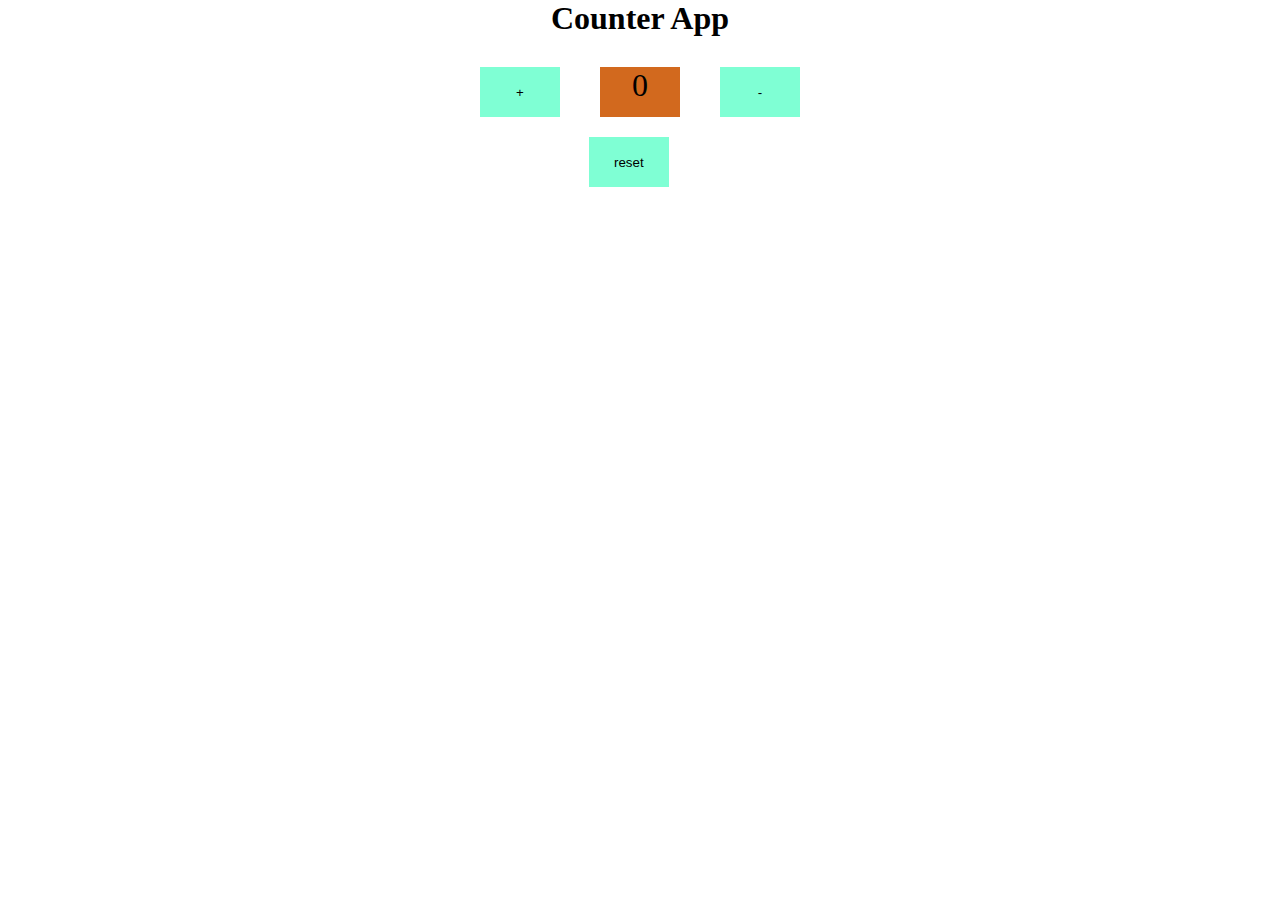
<file: counter variable/index.html>
<!DOCTYPE html>
<html lang="en">
<head>
    <meta charset="UTF-8">
    <meta name="viewport" content="width=device-width, initial-scale=1.0">
    <title>Document</title>
    <link rel="stylesheet" href="style.css">

</head>
<body>
  <div class="container">
    <h1>Counter App</h1>
    <div class="counterApp">
        <button onclick="increase()">+</button>
        <div id="counter-value">0</div>
        <button onclick="decrease()">-</button>
    </div>
    <button class="reee" onclick="Clear()">reset</button>
  </div>
    <script src="script.js"></script>
    
</body>
</html>
</file>
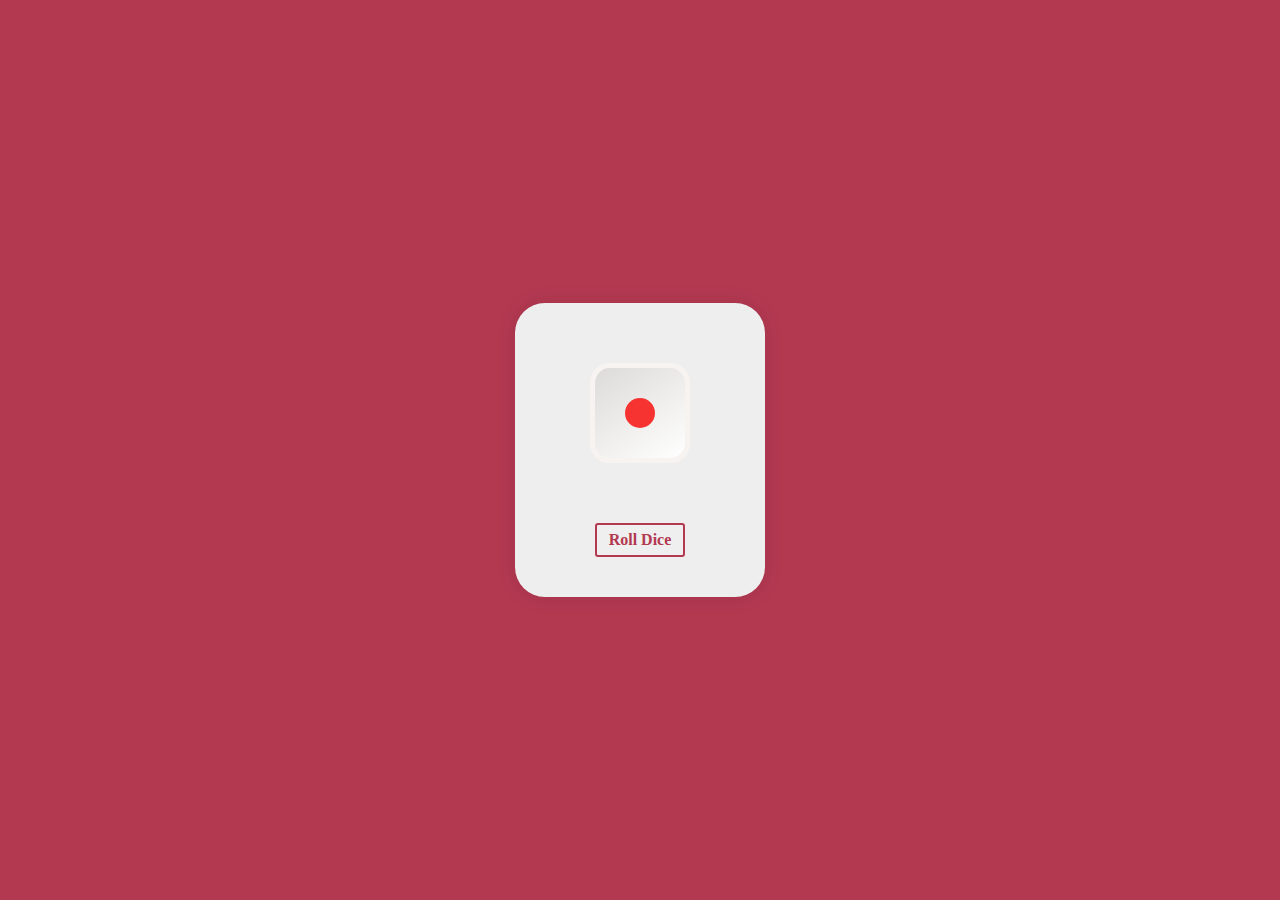
<file: dice random/index.html>
<!DOCTYPE html>
<html lang="en">
<head>
    <meta charset="UTF-8">
    <meta name="viewport" content="width=device-width, initial-scale=1.0">
    <title>Document</title>
    <link rel="stylesheet" href="style.css">
</head>
<body>

        <div class="container">
        
            <div class="dice">
                <div class="face front"></div>
                <div class="face back"></div>
                <div class="face top"></div>
                <div class="face bottom"></div>
                <div class="face right"></div>
                <div class="face left"></div>
            </div>
            <h1 ></h1>
    
            <button class="roll" onclick="Generate()">
                Roll Dice
            </button>
    
        </div>
        <script src="script.js"></script>
    

  
    
    
</body>
</html>
</file>
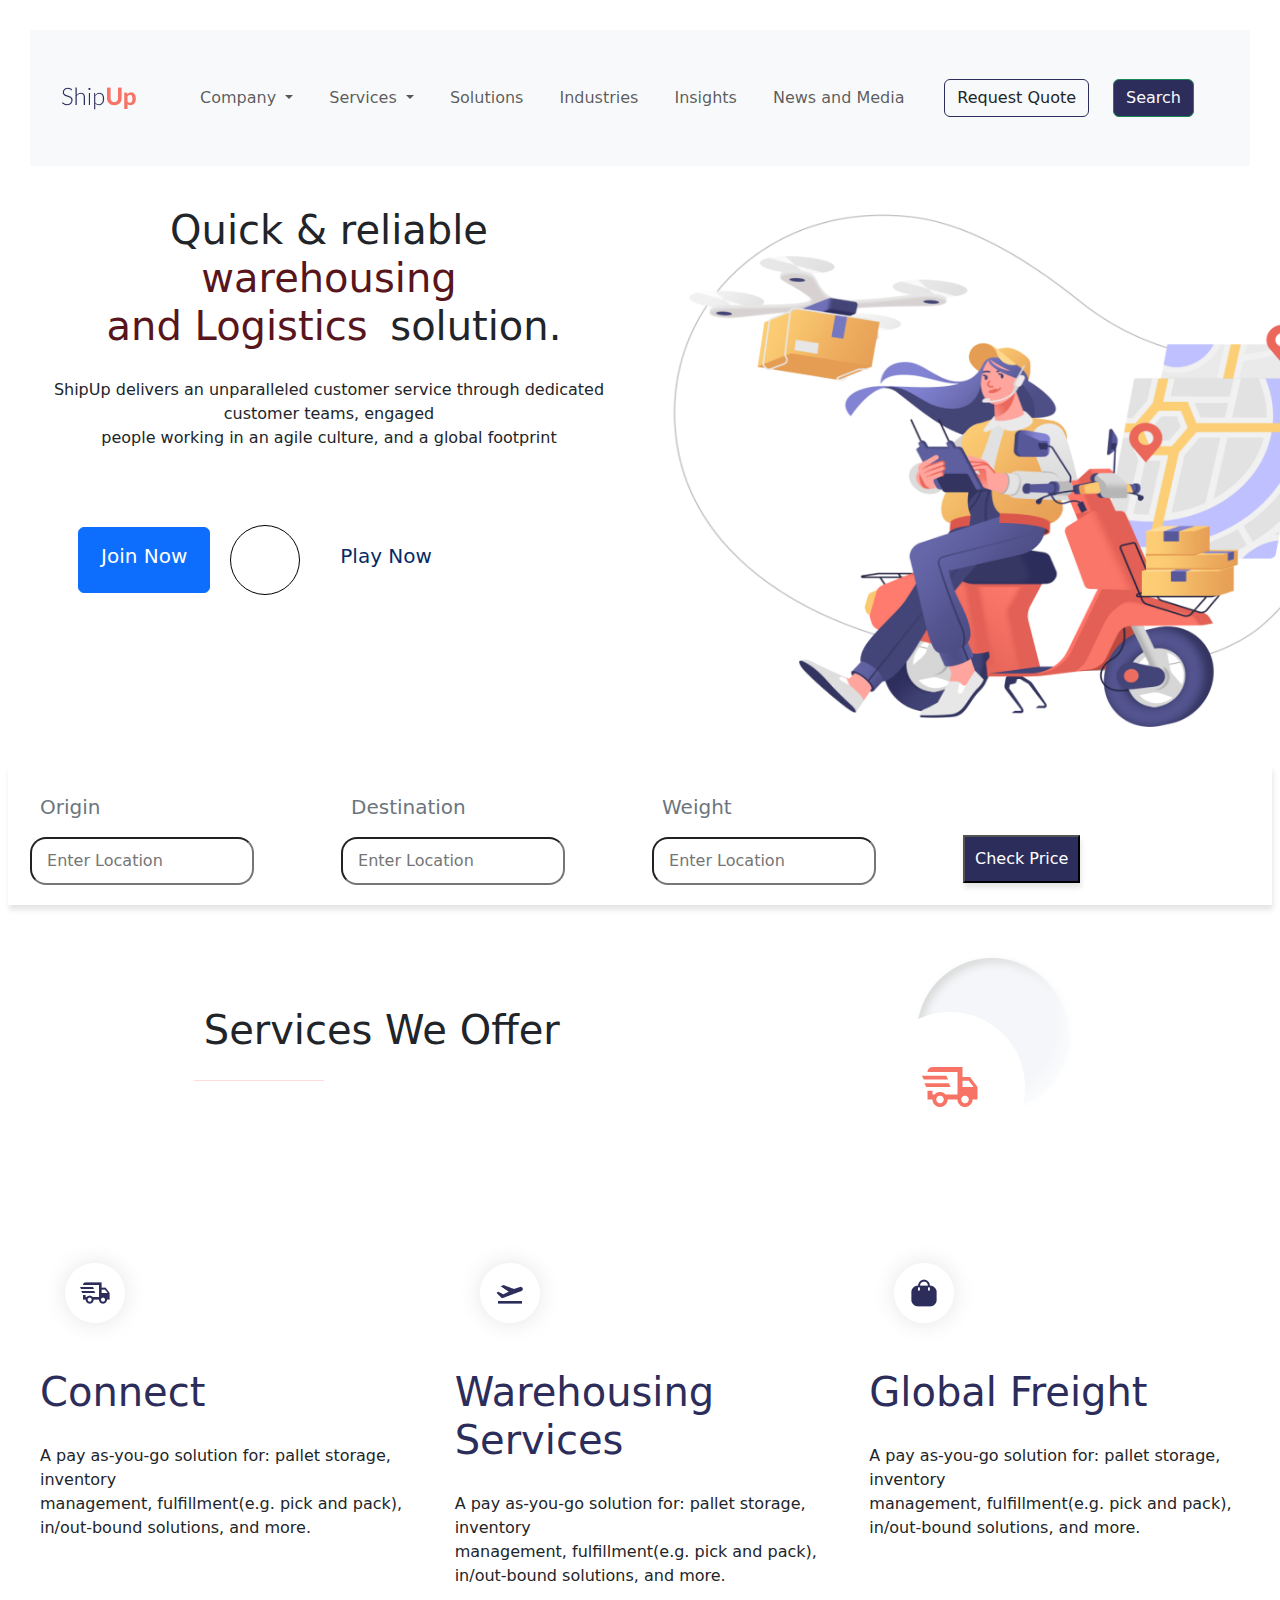
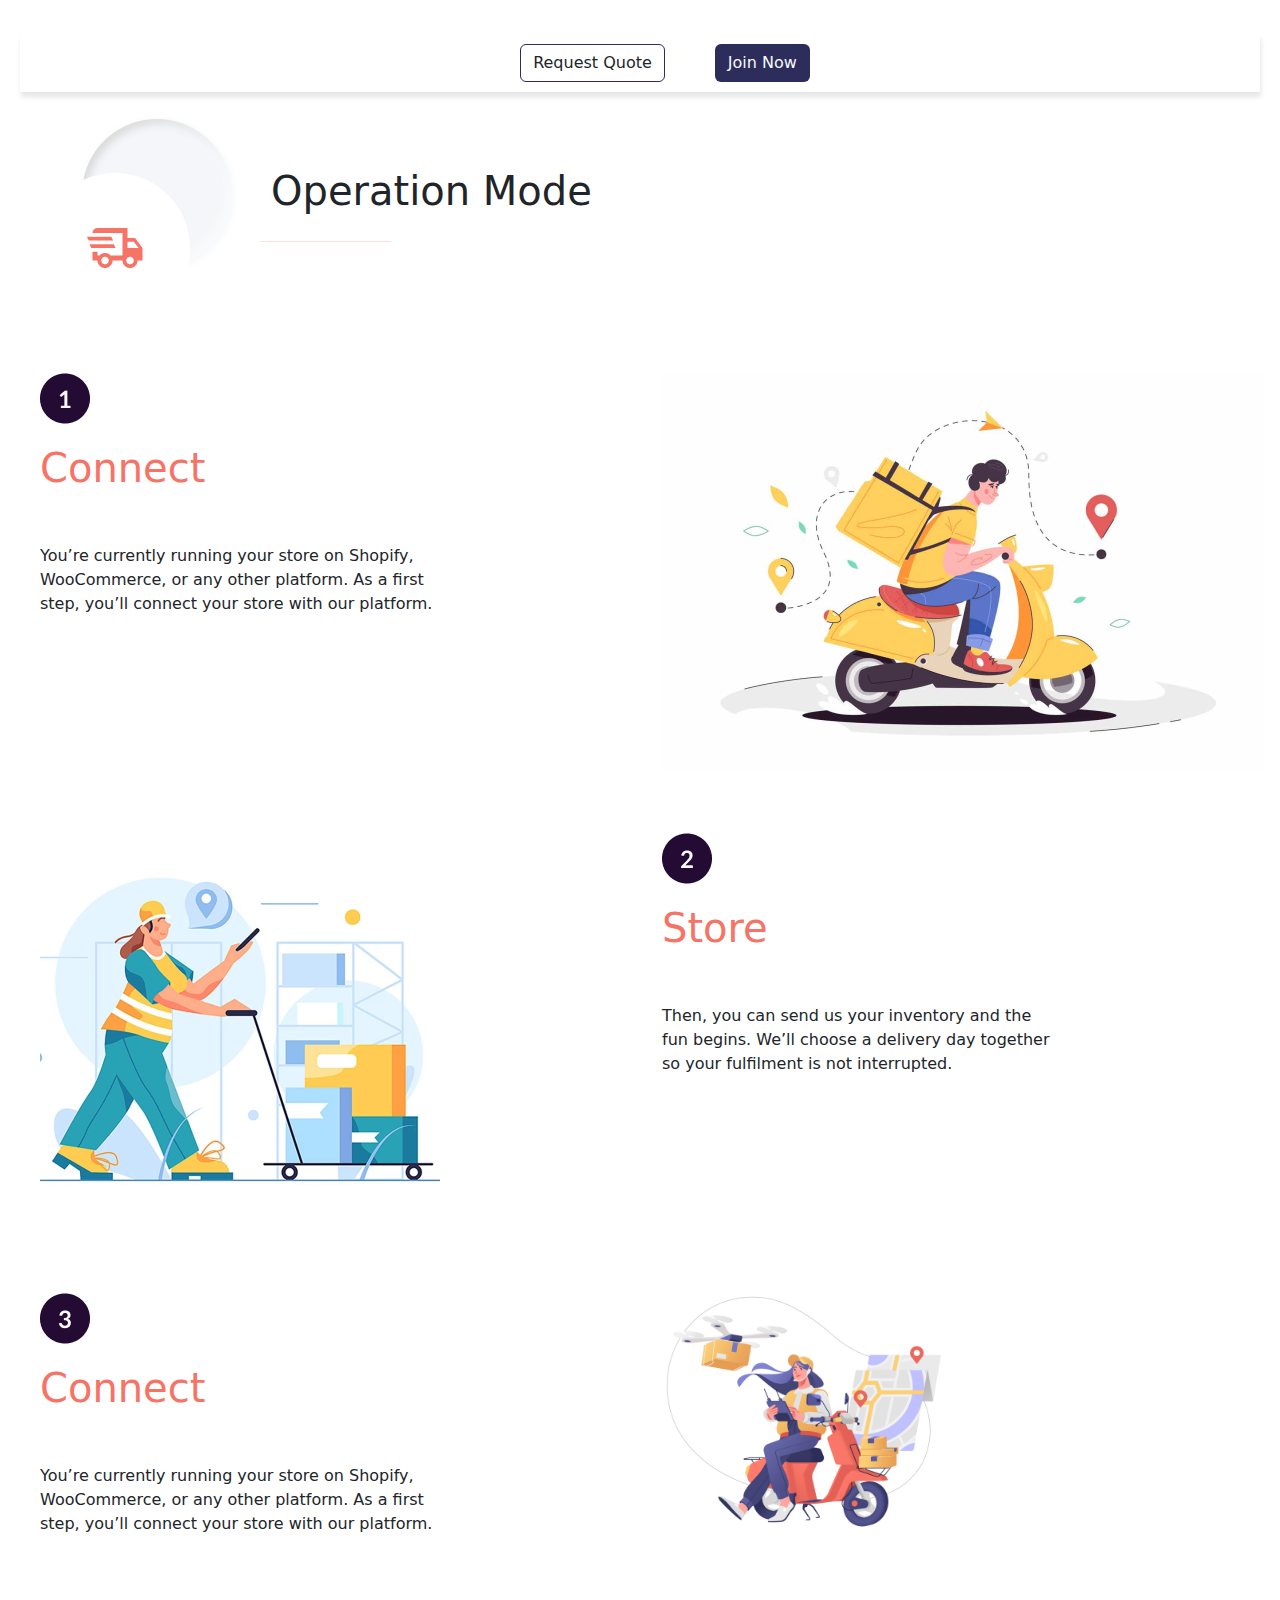
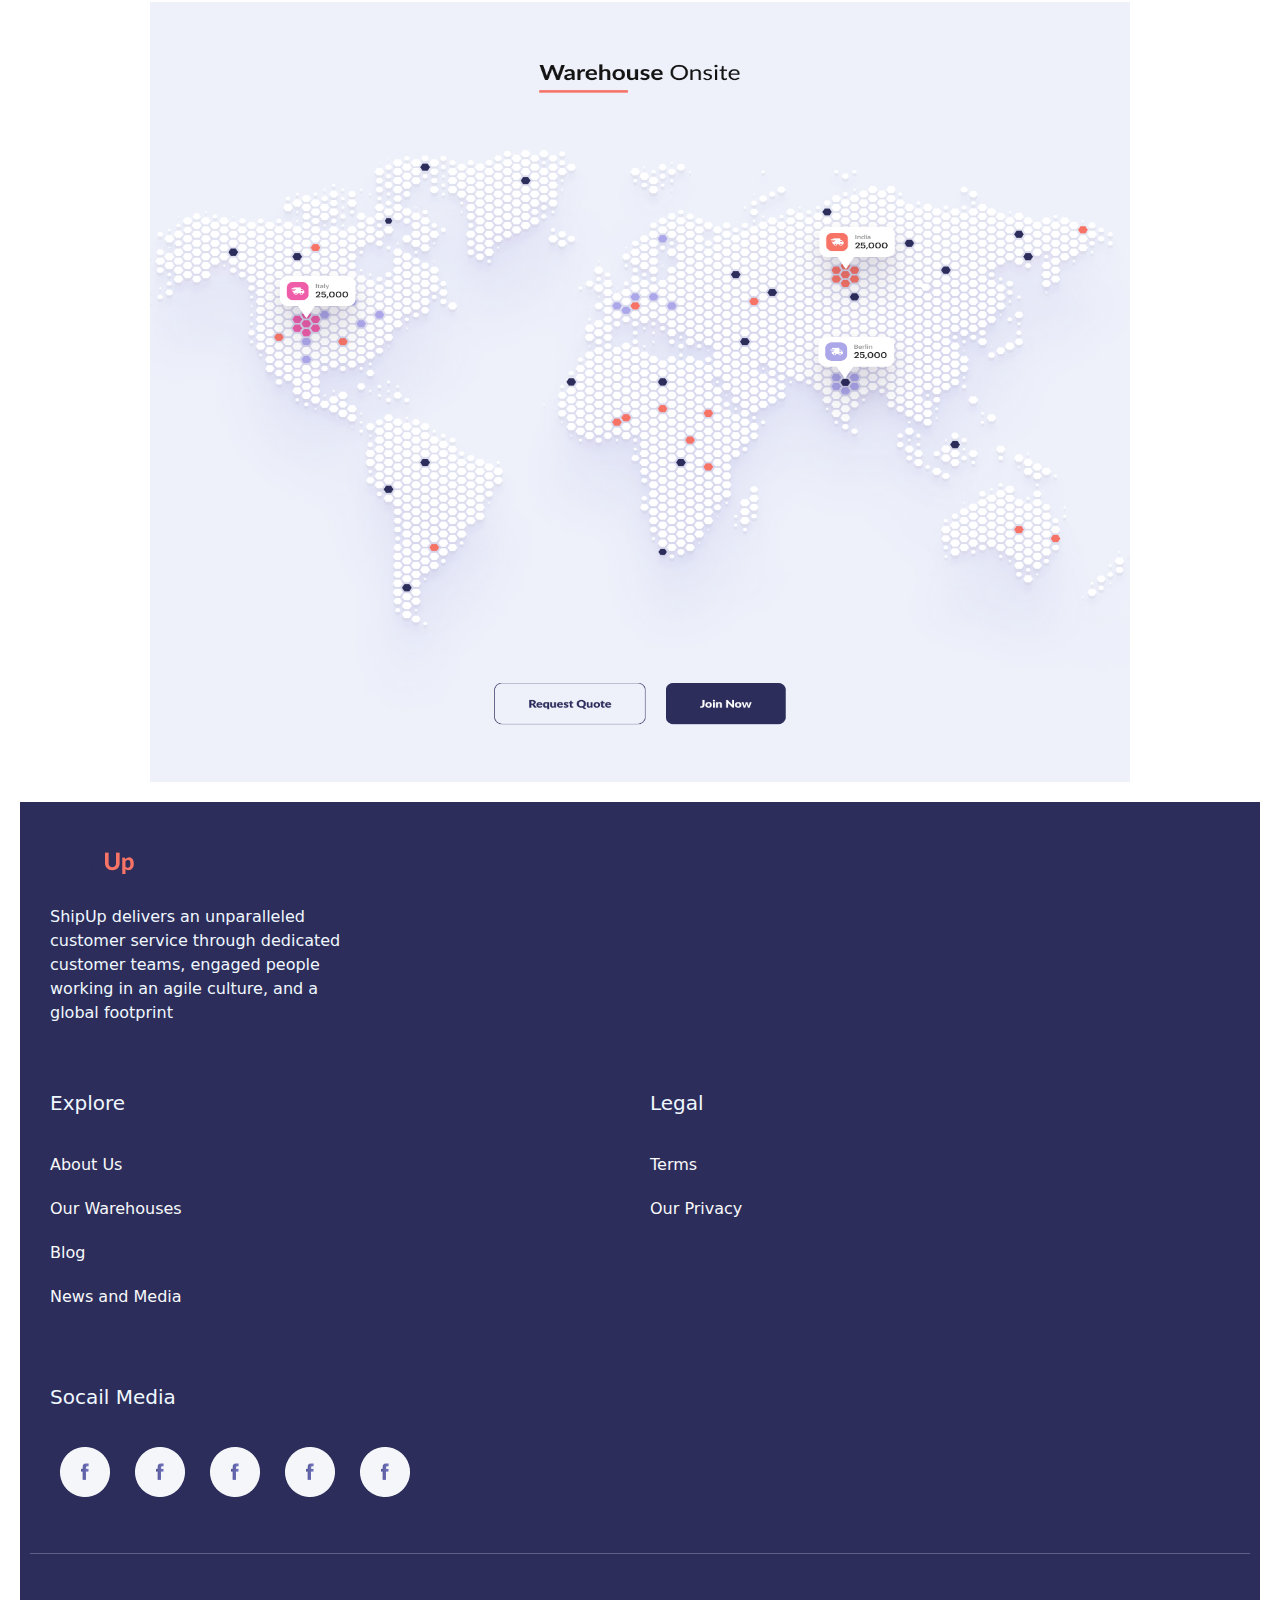
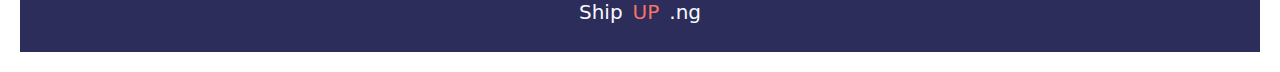
<file: shoppingcart/index.html>
<!DOCTYPE html>
<html lang="en">

<head>
    <meta charset="UTF-8">
    <meta name="viewport" content="width=device-width, initial-scale=1.0">
    <title>Document</title>
    <link href="https://cdn.jsdelivr.net/npm/bootstrap@5.3.3/dist/css/bootstrap.min.css" rel="stylesheet"
        integrity="sha384-QWTKZyjpPEjISv5WaRU9OFeRpok6YctnYmDr5pNlyT2bRjXh0JMhjY6hW+ALEwIH" crossorigin="anonymous">
    <link rel="stylesheet" href="https://cdnjs.cloudflare.com/ajax/libs/font-awesome/6.6.0/css/all.min.css"
        integrity="sha512-Kc323vGBEqzTmouAECnVceyQqyqdsSiqLQISBL29aUW4U/M7pSPA/gEUZQqv1cwx4OnYxTxve5UMg5GT6L4JJg=="
        crossorigin="anonymous" referrerpolicy="no-referrer" />
    <style>
        * {
            margin: 0;
            padding: 10px;
            box-sizing: border-box;
        }

        .icon {
            border: 1px solid black;
            border-radius: 50%;
            position: relative;
            left: 20px;
            box-shadow: 1px 5px 5px rgb(rgb(18, 0, 0), rgb(0, 31, 0), rgb(0, 0, 35));
        }

        .alpha {
            text-align: center;
            position: relative;
            left: 40px;
            padding: 10px 20px 10px 10px;
        }

        .check {
            position: relative;
            top: 30px;

        }

        .shd {
            box-shadow: 1px 5px 5px rgb(0, 0, 0, 0.1);
            box-sizing: content-box;
        }

        .line {
            color: #F67366;
            height: 4px;
            width: 130px;

        }

        .pos {
            position: relative;
            left: 50px;
        }
        .K{
            position: relative;
            top:50px;
        }
    </style>
</head>

<body>
    <div class="parent">
        <nav class="navbar navbar-expand-lg bg-body-tertiary">
            <div class="container-fluid">
                <a class="navbar-brand" href="#">
                    <img src="./images/ShipUp.png">

                </a>
                <button class="navbar-toggler" type="button" data-bs-toggle="collapse"
                    data-bs-target="#navbarSupportedContent" aria-controls="navbarSupportedContent"
                    aria-expanded="false" aria-label="Toggle navigation">
                    <span class="navbar-toggler-icon"></span>
                </button>
                <div class="collapse navbar-collapse" id="navbarSupportedContent">

                    <ul class="navbar-nav me-auto mb-2 mb-lg-0  text-center">

                        <li class="nav-item dropdown">
                            <a class="nav-link dropdown-toggle" href="#" role="button" data-bs-toggle="dropdown"
                                aria-expanded="false">
                                Company
                            </a>
                            <ul class="dropdown-menu">
                                <li><a class="dropdown-item" href="#">Action</a></li>
                                <li><a class="dropdown-item" href="#">Another action</a></li>
                                <li>
                                    <hr class="dropdown-divider">
                                </li>
                                <li><a class="dropdown-item" href="#">Something else here</a></li>
                            </ul>
                        </li>
                        <li class="nav-item dropdown">
                            <a class="nav-link dropdown-toggle" href="#" role="button" data-bs-toggle="dropdown"
                                aria-expanded="false">
                                Services
                            </a>
                            <ul class="dropdown-menu">
                                <li><a class="dropdown-item" href="#">Action</a></li>
                                <li><a class="dropdown-item" href="#">Another action</a></li>
                                <li>
                                    <hr class="dropdown-divider">
                                </li>
                                <li><a class="dropdown-item" href="#">Something else here</a></li>
                            </ul>
                        </li>
                        <li class="nav-item">
                            <a class="nav-link" href="#">Solutions</a>
                        </li>
                        <li class="nav-item">
                            <a class="nav-link" href="#">Industries</a>
                        </li>
                        <li class="nav-item">
                            <a class="nav-link" href="#">Insights</a>
                        </li>
                        <li class="nav-item">
                            <a class="nav-link" href="#">News and Media</a>
                        </li>
                    </ul>

                    <form class="d-flex justify-content-center align-items-center me-4" role="search">
                        <button class="btn btn-outline me-4" style="border: 1px solid #2C2D5B;" type="submit">Request
                            Quote</button>
                        <button class="btn btn-outline-success text-light" type="submit"
                            style="background-color: #2C2D5B;">Search</button>
                    </form>
                </div>
            </div>
        </nav>











    </div>
    <div class="row ">
        <div class="col-sm-12 col-md-6 text-center col-lg-6 col-12">
            <h1>
                Quick & reliable <span class="text-danger-emphasis">warehousing</span> <br>
                <span class="text-danger-emphasis">and Logistics</span> solution.
            </h1>
            <p>ShipUp delivers an unparalleled customer service through dedicated customer teams, engaged<br>
                people working in an agile culture, and a global footprint</p>

            <div class="d-flex align-items-center p-5  g-5">
                <div class="d-flex justify-content-center align-items-center btn btn-primary position-relative end-0 ">
                    <h5>Join Now</h5>
                </div>
                <div class="d-flex justify-content-center align-items-center p-4  g-5  icon ">

                    <i class="fa-solid fa-video  "></i>
                </div>
                <div>
                    <h5 class="text-primary-emphasis d-flex justify-content-center align-items-center alpha">Play
                        Now</h5>
                </div>

            </div>

        </div>
        <div class=" col-sm-12 col-md-6  col-lg-6 col-12 m-auto text-end">
            <img src="./images/91fa59e6781adbdced82e349bb595d99 1.png" class=" w image-fluid image-thumbnail"
                style="width:700px; height: 549px;">
        </div>
    </div>
    
        <div class="row shd">
            <div class="col-sm-12  col-md-3  col-lg-3 col-12 ">
                <h5 class="text-secondary">Origin</h5>
                <input placeholder=" Enter Location" type="text" class="rounded-4">


            </div>

            <div class="col-sm-12 col-md-3  col-lg-3 col-12">
                <h5 class="text-secondary">Destination</h5>
                <input placeholder=" Enter Location" type="text" class="rounded-4">


            </div>
            <div class="col-sm-12 col-md-3  col-lg-3 col-12">
                <h5 class="text-secondary">Weight</h5>
                <input placeholder=" Enter Location" type="text" class="rounded-4">


            </div>
            <div class="col-sm-12 col-md-3  col-lg-3 col-12 ">
                <button style="background-color: #2C2D5B;color: #fff;padding:10px;" class="K shd">Check Price</button>
            </div>
        </div>
    
    <div class=" p-3">
        <div class="d-flex justify-content-around align-items-center">
            <div>
                <h1>Services We Offer</h1>
                <hr class="line">
            </div>
            <div>
                <img src="./images/Group 6928.png" class=".shd">
            </div>
        </div>

    </div>
    <div class="row">
        <div class="col-sm-12 col-md-4  col-lg-4 col-12">
            <img src="./images/Group 6920.png">
            <h1 style="color: #2C2D5B;">Connect</h1>
            <p>A pay as-you-go solution for: pallet storage, inventory<br> management, fulfillment(e.g. pick and
                pack),<br> in/out-bound solutions, and more.</p>
        </div>
        <div class="col-sm-12 col-md-4  col-lg-4 col-12">
            <img src="./images/Group 6921.png">
            <h1 style="color: #2C2D5B;">Warehousing Services</h1>
            <p>A pay as-you-go solution for: pallet storage, inventory<br> management, fulfillment(e.g. pick and
                pack),<br> in/out-bound solutions, and more.</p>
        </div>
        <div class="col-sm-12 col-md-4  col-lg-4 col-12">
            <img src="./images/Group 6921 (1).png">
            <h1 style="color: #2C2D5B;">Global Freight</h1>
            <p>A pay as-you-go solution for: pallet storage, inventory<br> management, fulfillment(e.g. pick and
                pack),<br> in/out-bound solutions, and more.</p>
        </div>
    </div>
    <div class="d-flex justify-content-center align-items-center shd ">
        <div class="btn rounded  " style="border:1px solid  #2C2D5B ">Request Quote</div>
        <button class="btn text-light pos" style="background-color: #2C2D5B ;;" type="submit">Join Now</button>

    </div>
    <div class="d-flex align-items-center">
        <img src="./images/Group 6928.png" class=".shd">
        <div>
            <h1>Operation Mode</h1>
            <hr class="line">

        </div>

    </div>

    <div class="row">
        <div class="col-sm-12 col-md-6  col-lg-6 col-12">
            <img src="./images/Frame 7026.png">
            <span style="color:#F67366;">
                <h1>Connect</h1>
            </span>
            <p>You’re currently running your store on Shopify,<br> WooCommerce, or any other platform. As a
                first <br>step, you’ll connect your store with our platform.</p>
        </div>
        <div class="col-sm-12 col-md-6  col-lg-6 col-12">
            <img src="./images/image 3.png">
        </div>
    </div>


    <div class="row">
        <div class="col-sm-12 col-md-6  col-lg-6 col-12">
            <img src="./images/Rectangle 1314.png">
        </div>
        <div class="col-sm-12 col-md-6  col-lg-6 col-12">
            <img src="./images/Frame 7026 (1).png">
            <span style="color:#F67366;">
                <h1>Store</h1>
            </span>
            <p>Then, you can send us your inventory and the <br>fun begins. We’ll choose a delivery day
                together<br> so your fulfilment is not interrupted.</p>
        </div>

    </div>


    <div class="row ">
        <div class="col-sm-12 col-md-6  col-lg-6 col-12 ">
            <img src="./images/Frame 7026 (2).png">
            <span style="color:#F67366;">
                <h1>Connect</h1>
            </span>
            <p>You’re currently running your store on Shopify,<br> WooCommerce, or any other platform. As a
                first <br>step, you’ll connect your store with our platform.</p>
        </div>
        <div class="col-sm-12 col-md-6  col-lg-6 col-12">
            <img src="./images/91fa59e6781adbdced82e349bb595d99 1.png" class="w-50">
        </div>
    </div>

    <div class="text-center">
        <img src="./images/Frame 7030.png" class="image-fluid image-thumbnail " style="Width:
         1000px;
        height:
        800px">
    </div>
    <footer style="background-color: #2C2D5B;">
        <div class="row">
            <div class="col-sm-12 col-md-3 col-lg-6 col-12 ">
                <div>
                    <img src="./images/ShipUp.png" style="color: #fff;">
                </div>
                <p style="color: aliceblue;">ShipUp delivers an unparalleled<br> customer service through
                    dedicated<br> customer teams, engaged people<br> working in an agile culture, and a<br> global
                    footprint</p>
            </div>
            <div class="row">
                <div class="col-sm-12 col-md-6 col-lg-6 col-12 ">
                    <h5 style="color: aliceblue;">Explore</h5>
                    <ul class="text-light list-unstyled">
                        <li>About Us</li>
                        <li>Our Warehouses</li>
                        <li>Blog</li>
                        <li>News and Media</li>
                    </ul>
                </div>
                <div class="col-sm-12 col-md-6 col-lg-6 col-12 ">
                    <h5 style="color: aliceblue;">Legal</h5>
                    <ul class="text-light list-unstyled">
                        <li>Terms</li>
                        <li>Our Privacy</li>

                    </ul>

                </div>
            </div>
            <div class="col-sm-12 col-md-3 col-lg-6 col-12 ">
                <h5 style="color: aliceblue;">Socail Media</h5>
                <div style="cursor: pointer;" class="col-sm-12">
                    <img src="./images/Exodus Landing Page.png">
                    <img src="./images/Exodus Landing Page.png">
                    <img src="./images/Exodus Landing Page.png">
                    <img src="./images/Exodus Landing Page.png">
                    <img src="./images/Exodus Landing Page.png">
                </div>
            </div>
        </div>
        <hr style="color: #fff;">
        <h5 class="text-light text-center">Ship<span style="color: #F67366;">UP</span>.ng</h5>


    </footer>


    <script src="https://cdn.jsdelivr.net/npm/bootstrap@5.3.3/dist/js/bootstrap.bundle.min.js"
        integrity="sha384-YvpcrYf0tY3lHB60NNkmXc5s9fDVZLESaAA55NDzOxhy9GkcIdslK1eN7N6jIeHz"
        crossorigin="anonymous"></script>

</body>

</html>
</file>
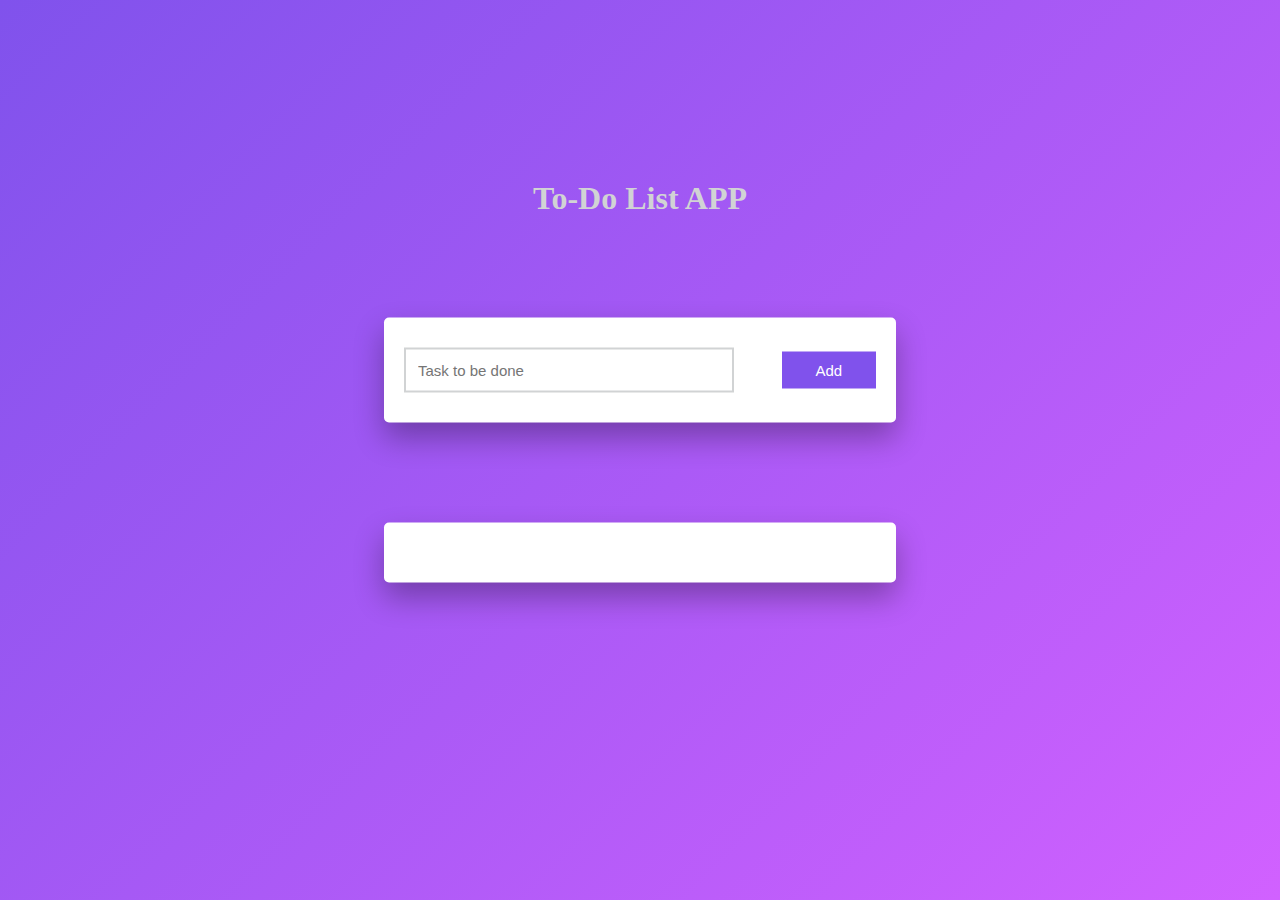
<file: todo list app/index.html>
<!DOCTYPE html>
<html lang="en">
<head>
    <meta charset="UTF-8">
    <meta name="viewport" content="width=device-width, initial-scale=1.0">
    <title>T0-do List App</title>
    <link rel="stylesheet" href="style.css">
    <link rel="stylesheet" href="https://cdnjs.cloudflare.com/ajax/libs/font-awesome/6.6.0/css/all.min.css" integrity="sha512-Kc323vGBEqzTmouAECnVceyQqyqdsSiqLQISBL29aUW4U/M7pSPA/gEUZQqv1cwx4OnYxTxve5UMg5GT6L4JJg==" crossorigin="anonymous" referrerpolicy="no-referrer" />

</head>
<body>
    <h1>To-Do List APP</h1>
    
        <div class="container">
            <div class="box1">
                <input id="bar" type="text" placeholder="Task to be done"> 
                <button id="#push" onclick="Add()">Add</button>
             </div>
             <div class="box2">
            
             </div>
        </div>
        
     
   
    
    <script src="script.js"></script>
</body>
</html>
</file>
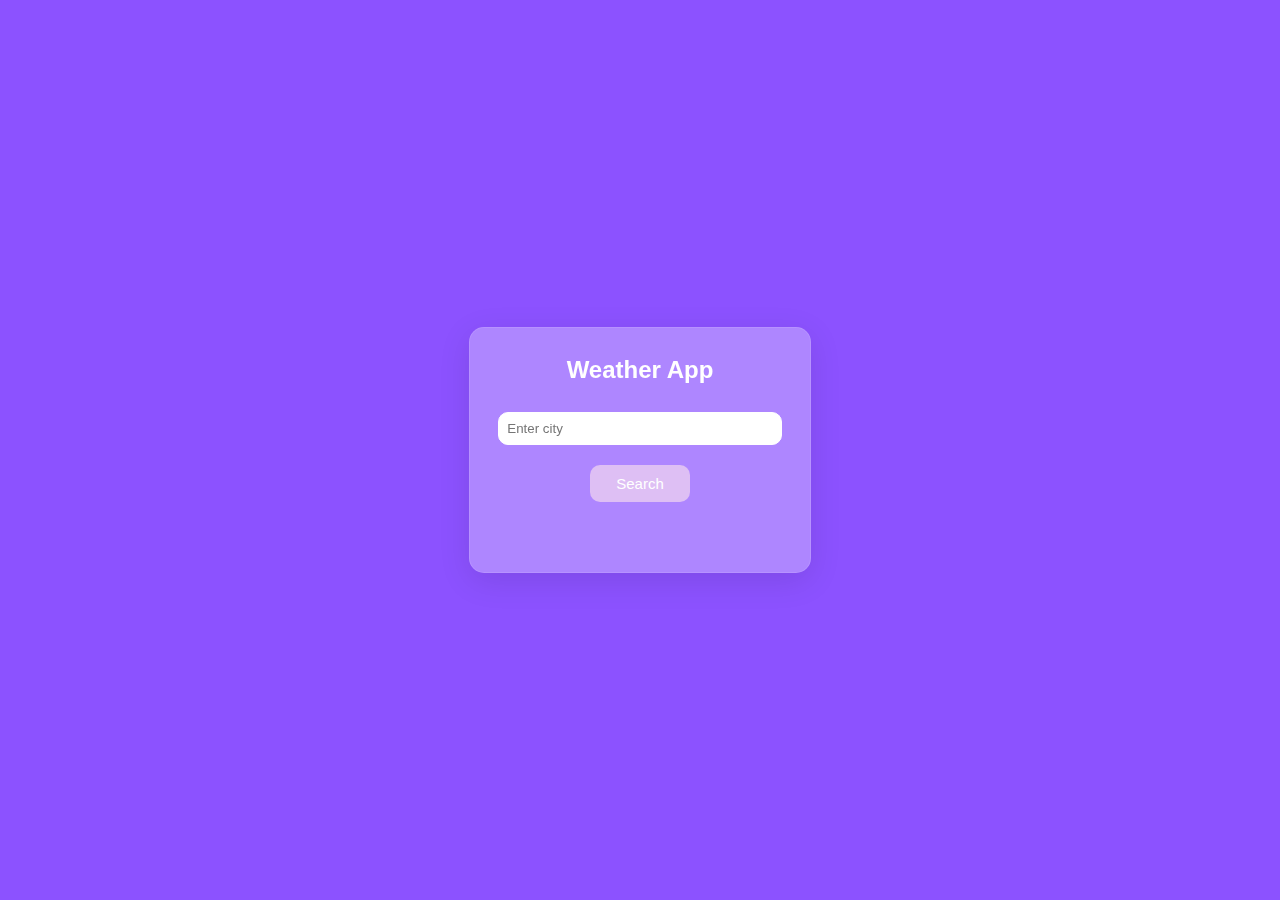
<file: weatherapp/index.html>
<!DOCTYPE html>
<html lang="en">
<head>
    <meta charset="UTF-8">
    <meta name="viewport" content="width=device-width, initial-scale=1.0">
    <title>Weather App</title>
    <link rel="stylesheet" href="./style.css">
</head>
<body>
    <div id="weather-container">
        <h2>Weather App</h2>
        <input type="text" id="city" placeholder="Enter city">
        <button onclick="getWeather()">Search</button>

        <img id="weather-icon" alt="Weather Icon">

        <div id="temp-div"></div>

        <div id="weather-info"></div>

        <div id="hourly-forecast"></div>
    </div>
    <!-- <script src="./script.js"></script> -->
</body>
</html>
</file>
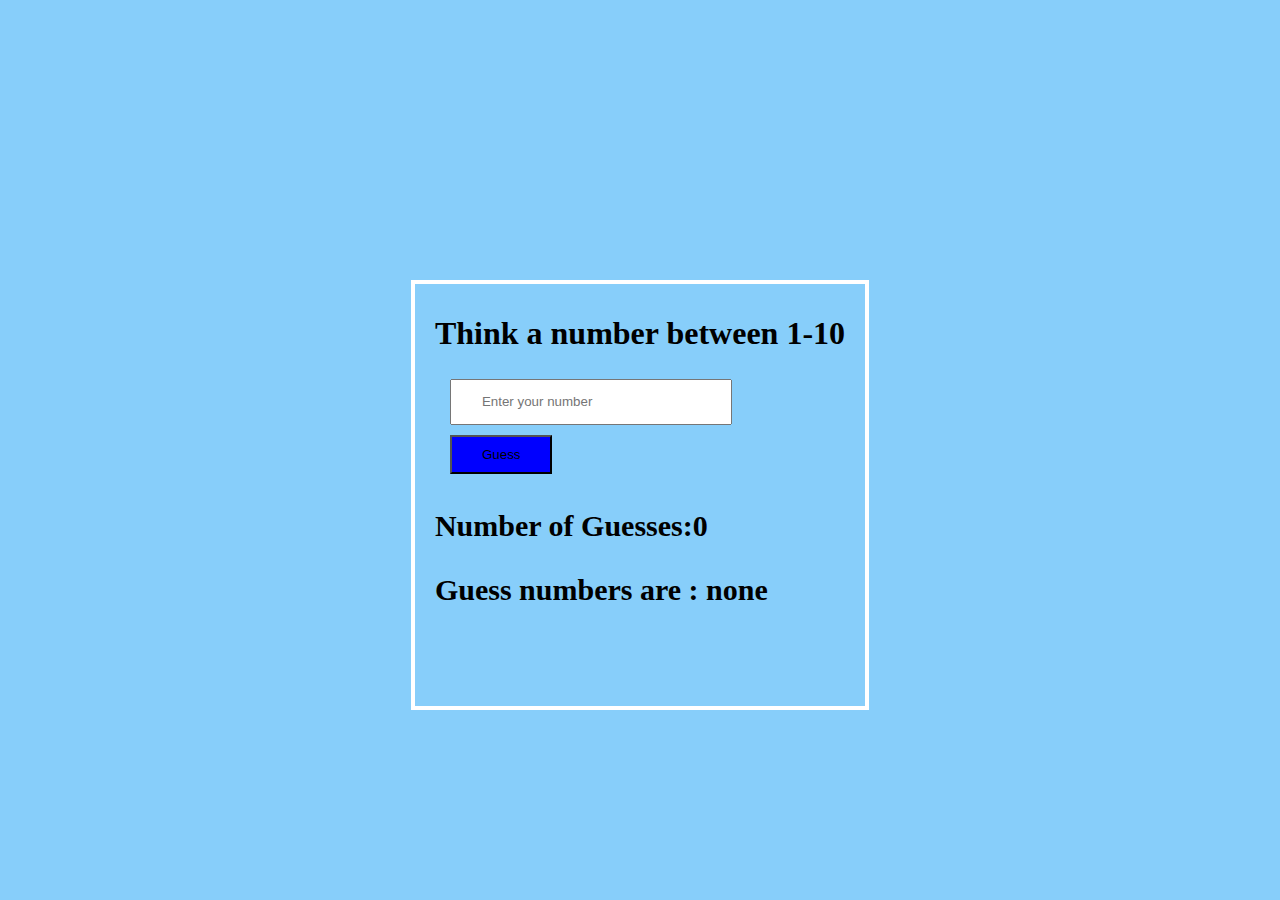
<file: guessnumber/guessnumber.html>
<!DOCTYPE html>
<html lang="en">
<head>
    <meta charset="UTF-8">
    <meta name="viewport" content="width=device-width, initial-scale=1.0">
    <title>Guess my number</title>
    <link rel="stylesheet" href="guessnumber.css">
</head>
<body>
    <div class="container">
      <h1>Think a number between 1-10</h1>
      <input type="text"  id="area" placeholder="Enter your number">
      <!-- <button>Guess</button> -->
      <br>
      <button id="guess" onclick="
      play()
      
      
      ">Guess</button>
<p id="msg1">Number of Guesses:0</p>
<p id="msg2">Guess numbers are : none</p>
<!-- <p id="msg3"></p> -->



    </div>

    <script src="script.js"></script>
</body>
</html>
</file>
<file: counter variable/style.css>
*{
    margin:0;
    border: 0;
    box-sizing: border-box;
}
h1{
    text-align: center;
    padding-bottom: 10px;
}
.counterApp{
    display: flex;
    justify-content: center;
    align-items: center;
    padding:20px;
    gap: 40px;
}
.counterApp button{
    height:50px;
    width:80px;
    background-color: aquamarine;
    cursor: pointer;

}
#counter-value{
    height:50px;
    width:80px;
    text-align: center;  
    background-color: chocolate; 
    font-size: 2rem;
}
.reee{
    position: relative;
    left:46%;
    height:50px;
    width:80px;
    background-color: aquamarine;
    cursor: pointer;
    
}
</file>
<file: dice random/style.css>
* {
    margin: 0;
    padding: 0;
    border: 0;
    outline: 0;
    box-sizing: border-box;
}

body {
    height: 100vh;
    display: flex;
    align-items: center;
    justify-content: center;
    background: #b33951;
}

.container {
    display: grid;
    place-items: center;
    width: 250px;
    padding: 60px 0 40px;
    border-radius: 30px;
    background: #eeeeee;
    box-shadow: 0 0 20px rgba(0, 0, 0, .1);
}


.dice {
    position: relative;
    width: 100px;
    height: 100px;
    transform-style: preserve-3d;
    transition: 1s ease;
}

@keyframes rolling {
    50% {
        transform: rotateX(455deg) rotateY(455deg);
    }
}

.face {
    position: absolute;
    width: 100%;
    height: 100%;
    border-radius: 20px;
    border: 5px solid #f6f3f0;
    transform-style: preserve-3d;
    background: linear-gradient(
        145deg, #dddbd8, #fff
    );
}

.face::before {
    position: absolute;
    content: '';
    width: 100%;
    height: 100%;
    border-radius: 20px;
    background: #f6f3f0;
    transform: translateZ(-1px);
}

.face::after {
    position: absolute;
    content: '';
    top: 50%;
    left: 50%;
    width: 18px;
    height: 18px;
    border-radius: 50%;
    background: #131210;
}

.front {
    transform: translateZ(50px);
}

.back {
    transform: rotateX(180deg) translateZ(50px);
}

.top {
    transform: rotateX(90deg) translateZ(50px);
}

.bottom {
    transform: rotateX(-90deg) translateZ(50px);
}

.right {
    transform: rotateY(90deg) translateZ(50px);
}

.left {
    transform: rotateY(-90deg) translateZ(50px);
}

.front::after {
    width: 30px;
    height: 30px;
    background: #f63330;
    margin: -15px 0 0 -15px;
}

.back::after {
    margin: -35px 0 0 -30px;
    box-shadow: 40px 0,
                0 25px,
                40px 25px,
                0 50px,
                40px 50px;
}

.top::after {
    margin: -30px 0 0 -30px;
    box-shadow: 40px 40px;
}

.bottom::after {
    margin: -36px 0 0 -36px;
    box-shadow: 26px 26px,
                52px 52px,
                52px 0,
                0 52px;
}

.right::after {
    margin: -30px 0 0 -30px;
    box-shadow: 40px 0,
    0 40px,
    40px 40px;
}

.left::after {
    margin: -35px 0 0 -35px;
    box-shadow: 25px 25px,
                50px 50px;
}



.roll {
    cursor: pointer;
    color: #b33951;
    margin-top: 60px;
    padding: 6px 12px;
    border-radius: 3px;
    font: 700 16px 'Montserrat';
    border: 2px solid #b33951;
    transition: .4s;
}

.roll:hover {
    color: #fff;
 
    background: #b33951;
}
</file>
<file: todo list app/style.css>
*{
    margin:0;
    padding:0;
    box-sizing: border-box;
}
h1{
    text-align: center;
    position: relative;
    top:20%;
    color: #d1d3d4;
    cursor: pointer;
    text-shadow:black;
}
body{
    /* display: flex;
    justify-content: center;
    align-items: center; */
    background: linear-gradient(135deg,#8052ec,#d161ff);
    height:100vh;
    width:100vw;
    cursor: pointer;
}
 .container{
 min-width: 450px;
    width:40%;
     /* border:2px solid white;  */
    position: absolute;
    transform: translate(-50%,-50%);
    left:50%;
    top:50%;
    
} 
.box1{
    background-color: #fff;
    padding:30px 20px;
    display:flex;
    justify-content: space-between;
    align-items: center;
    border-radius: 5px;
    box-shadow: 0 15px 30px rgba(0, 0, 0, 0.3);
   
}
.box1 input{
    height:45px;
    width:70%;
    border:1px solid white;
    font-family:'Poppins',sans-serif ;
    font-size: 15px;
    padding:12px;
    border: 2px solid #d1d3d4;
    font-weight: 500;
}
.box1 button{
    height:15%;
    width:20%;
    padding: 10px;
    font-size:15px;
    cursor: pointer;
    background: #8052ec;
    color: #fff;
    border:none;
}
.box2{
   
height: auto;
    background-color: #fff;
    padding:30px 20px;
    display:flex;
    justify-content: space-between;
    align-items: center;
    border-radius: 5px;
    box-shadow: 0 15px 30px rgba(0, 0, 0, 0.3);
    margin-top: 100px;
    flex-direction: column;

}
.task{
    background-color: #fff;
    height:50px;
    min-width: 450px;
    width:100%;
    padding:5px 10px;
    display: flex;
    margin-top: 10px;
    justify-content: space-between;
    align-items: center;
    border-bottom:2px solid #d1d3d4;
    cursor: pointer;


}
#taskname{
    display: flex;
    justify-content: space-between;
    align-items: center;
    font-size: 20px;
    font-weight: 400;
    font-family:'Poppins',sans-serif ;
}
.delete{
    height:40px;
    width:10%;
    padding: 10px;
    font-size:15px;
    cursor: pointer;
    background: #8052ec;
    color: #fff;
    border:none;
    text-align: center;
}
.completed{
    text-decoration: line-through;
}
</file>
<file: weatherapp/style.css>
body {
    background: #8C52FF;
    font-family: 'Segoe UI', Tahoma, Geneva, Verdana, sans-serif;
    display: flex;
    align-items: center;
    justify-content: center;
    height: 100vh;
    margin: 0;
}

#weather-container {
    background: rgba(255, 255, 255, 0.3);
    max-width: 400px;
    padding: 20px;
    border-radius: 15px;
    box-shadow: 0 8px 32px rgba(0, 0, 0, 0.1);
    backdrop-filter: blur(10px);
    border: 1px solid rgba(255, 255, 255, 0.1);
    text-align: center;
}

h2, label, p {
    color: #fff;
    margin: 8px 0;
}

input {
    width: calc(100% - 16px);
    padding: 8px;
    box-sizing: border-box;
    border-radius: 10px;
    border: 1px solid white;
    margin-top: 20px;
}

button {
    background: #debff4;
    color: white;
    padding: 10px;
    border: none;
    border-radius: 10px;
    cursor: pointer;
    margin-top: 20px;
    width: 100px;
    font-size: 15px;
}

button:hover {
    background: #8b48d7;
}

#temp-div p {
    font-size: 60px;
    margin-top: -30px;
}

#weather-info {
    font-size: 20px;
}

#weather-icon {
    width: 200px;
    height: 200px;
    margin: 0 auto 10px; 
    margin-bottom: 0;
    display: none;
}

#hourly-forecast {
    margin-top: 50px;
    overflow-x: auto;
    white-space: nowrap;
    display: flex;
    justify-content: space-between;
}

.hourly-item {
    flex: 0 0 auto;
    width: 80px;
    display: flex;
    flex-direction: column;
    align-items: center;
    margin-right: 10px;
    color: white;
}

.hourly-item img {
    width: 30px;
    height: 30px;
    margin-bottom: 5px;
}

#hourly-heading {
    color: #fff;
    margin-top: 10px;
}
</file>
<file: guessnumber/guessnumber.css>
body{
    margin:0;
    padding:0;
    display: flex;
justify-content: center;
height: 50vh;
margin-top: 30vh;
background-color:lightskyblue;
    
}
.container{
    border: 4px solid white;
    margin: 10px 10px;
    padding: 10px 20px;
}
#area{
    margin: 5px 15px;
    margin-right: 60px;
    height:10%;
    width:60%;

    padding-left: 30px;

}

#guess{
    margin: 5px 15px;
    padding: 10px 30px;
    background-color:blue;
    

}
#msg1{
    font-size: 30px;
    font-weight: 700;
}
#msg2{
    font-size: 30px;
    font-weight: 700;
}
</file>
